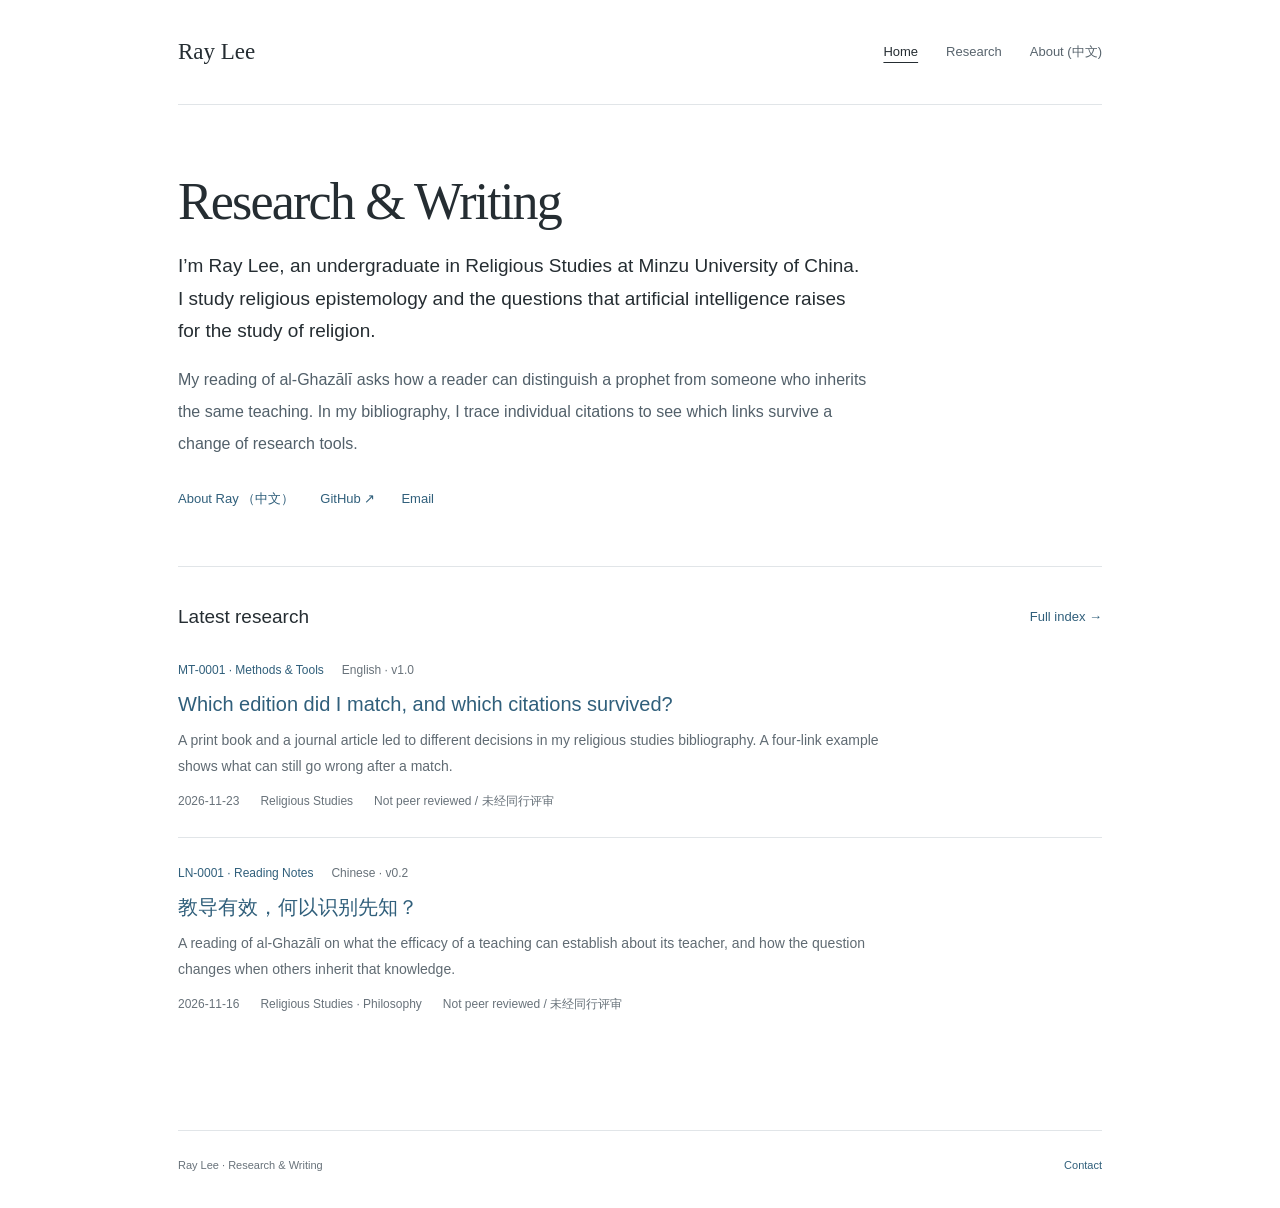
<file: index.html>
<!doctype html>
<html lang="en">
<head>
  <meta charset="utf-8">
  <meta name="viewport" content="width=device-width, initial-scale=1">
  <meta name="description" content="Ray Lee’s research and writing on religious epistemology and research methods.">
  <title>Ray Lee — Research &amp; Writing</title>
  <link rel="canonical" href="https://raylee-ai.github.io/">
  <link rel="icon" type="image/svg+xml" href="favicon.svg">
  <link rel="stylesheet" href="style.css?v=4">

</head>
<body>
  <a class="skip" href="#main">Skip to content</a>
  <div class="wrap">
    <header><a class="brand" href="index.html" lang="en">Ray Lee</a>
      <nav aria-label="Main navigation"><a href="index.html" aria-current="page">Home</a><a href="research.html">Research</a><a href="about.html">About (中文)</a></nav>
    </header>

    <main id="main" tabindex="-1"><section class="profile" aria-labelledby="profile-name">
  <h1 id="profile-name">Research &amp; Writing</h1>
  <div class="bio">
    <p>I’m Ray Lee, an undergraduate in Religious Studies at Minzu University of China. I study religious epistemology and the questions that artificial intelligence raises for the study of religion.</p>
    <p>My reading of al-Ghazālī asks how a reader can distinguish a prophet from someone who inherits the same teaching. In my bibliography, I trace individual citations to see which links survive a change of research tools.</p>
  </div>
  <div class="contact-links"><a href="about.html">About Ray <span lang="zh-CN">（中文）</span></a><a href="https://github.com/raylee-ai">GitHub ↗</a><a href="mailto:qq17797976010@163.com">Email</a></div>
</section>
<section class="writings" id="notes" aria-labelledby="writing-title">
  <div class="section-heading"><h2 id="writing-title">Latest research</h2><a href="research.html">Full index →</a></div>
<article class="writing-item" data-type="MT" data-areas="religious-studies" data-date="2026-11-23">
  <div class="work-status"><span>MT-0001 · Methods &amp; Tools</span><span>English · v1.0</span></div>
  <h3 lang="en"><a href="citation-audit.html">Which edition did I match, and which citations survived?</a></h3>
  <p lang="en">A print book and a journal article led to different decisions in my religious studies bibliography. A four-link example shows what can still go wrong after a match.</p>
  <div class="work-details"><span><time datetime="2026-11-23">2026-11-23</time></span><span>Religious Studies</span><span><span lang="en">Not peer reviewed</span> / <span lang="zh-CN">未经同行评审</span></span></div>
</article>
<article class="writing-item" data-type="LN" data-areas="religious-studies philosophy" data-date="2026-11-16">
  <div class="work-status"><span>LN-0001 · Reading Notes</span><span>Chinese · v0.2</span></div>
  <h3 lang="zh-CN"><a href="ghazali.html">教导有效，何以识别先知？</a></h3>
  <p lang="en">A reading of al-Ghazālī on what the efficacy of a teaching can establish about its teacher, and how the question changes when others inherit that knowledge.</p>
  <div class="work-details"><span><time datetime="2026-11-16">2026-11-16</time></span><span>Religious Studies · Philosophy</span><span><span lang="en">Not peer reviewed</span> / <span lang="zh-CN">未经同行评审</span></span></div>
</article>
</section>
</main>
    <footer><span lang="en">Ray Lee · Research &amp; Writing</span><a href="mailto:qq17797976010@163.com">Contact</a></footer>
  </div>
</body>
</html>
</file>
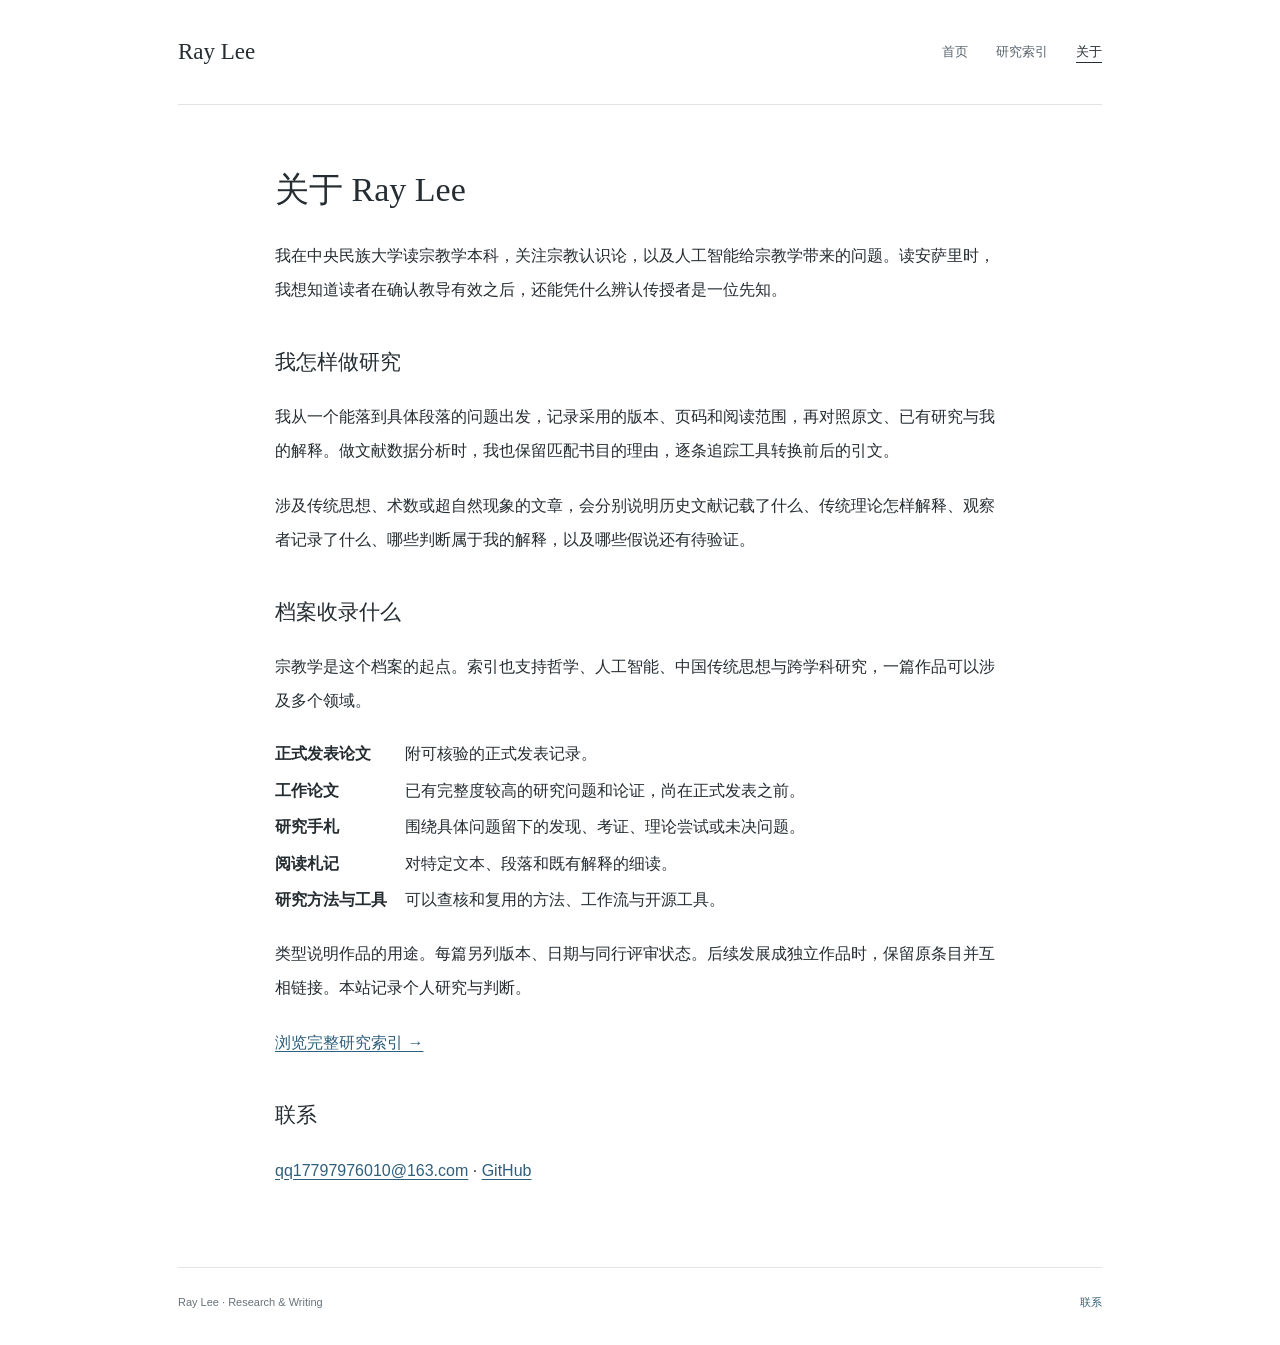
<file: about.html>
<!doctype html>
<html lang="zh-CN">
<head>
  <meta charset="utf-8">
  <meta name="viewport" content="width=device-width, initial-scale=1">
  <meta name="description" content="Ray Lee 的研究背景、方法与个人开放研究档案说明。">
  <title>关于 Ray Lee · Research &amp; Writing</title>
  <link rel="canonical" href="https://raylee-ai.github.io/about.html">
  <link rel="icon" type="image/svg+xml" href="favicon.svg">
  <link rel="stylesheet" href="style.css?v=4">

</head>
<body>
  <a class="skip" href="#main">跳至正文</a>
  <div class="wrap">
    <header><a class="brand" href="index.html" lang="en">Ray Lee</a>
      <nav aria-label="主导航"><a href="index.html">首页</a><a href="research.html">研究索引</a><a href="about.html" aria-current="page">关于</a></nav>
    </header>

    <main id="main" tabindex="-1"><article class="article about">
  <h1>关于 Ray Lee</h1>
  <p>我在中央民族大学读宗教学本科，关注宗教认识论，以及人工智能给宗教学带来的问题。读安萨里时，我想知道读者在确认教导有效之后，还能凭什么辨认传授者是一位先知。</p>
  <h2>我怎样做研究</h2>
  <p>我从一个能落到具体段落的问题出发，记录采用的版本、页码和阅读范围，再对照原文、已有研究与我的解释。做文献数据分析时，我也保留匹配书目的理由，逐条追踪工具转换前后的引文。</p>
  <p>涉及传统思想、术数或超自然现象的文章，会分别说明历史文献记载了什么、传统理论怎样解释、观察者记录了什么、哪些判断属于我的解释，以及哪些假说还有待验证。</p>
  <h2>档案收录什么</h2>
  <p>宗教学是这个档案的起点。索引也支持哲学、人工智能、中国传统思想与跨学科研究，一篇作品可以涉及多个领域。</p>
  <dl class="about-types">
    <dt>正式发表论文</dt><dd>附可核验的正式发表记录。</dd>
    <dt>工作论文</dt><dd>已有完整度较高的研究问题和论证，尚在正式发表之前。</dd>
    <dt>研究手札</dt><dd>围绕具体问题留下的发现、考证、理论尝试或未决问题。</dd>
    <dt>阅读札记</dt><dd>对特定文本、段落和既有解释的细读。</dd>
    <dt>研究方法与工具</dt><dd>可以查核和复用的方法、工作流与开源工具。</dd>
  </dl>
  <p>类型说明作品的用途。每篇另列版本、日期与同行评审状态。后续发展成独立作品时，保留原条目并互相链接。本站记录个人研究与判断。</p>
  <p><a href="research.html">浏览完整研究索引 →</a></p>
  <h2>联系</h2><p><a href="mailto:qq17797976010@163.com">qq17797976010@163.com</a> · <a href="https://github.com/raylee-ai">GitHub</a></p>
</article>
</main>
    <footer><span lang="en">Ray Lee · Research &amp; Writing</span><a href="mailto:qq17797976010@163.com">联系</a></footer>
  </div>
</body>
</html>
</file>
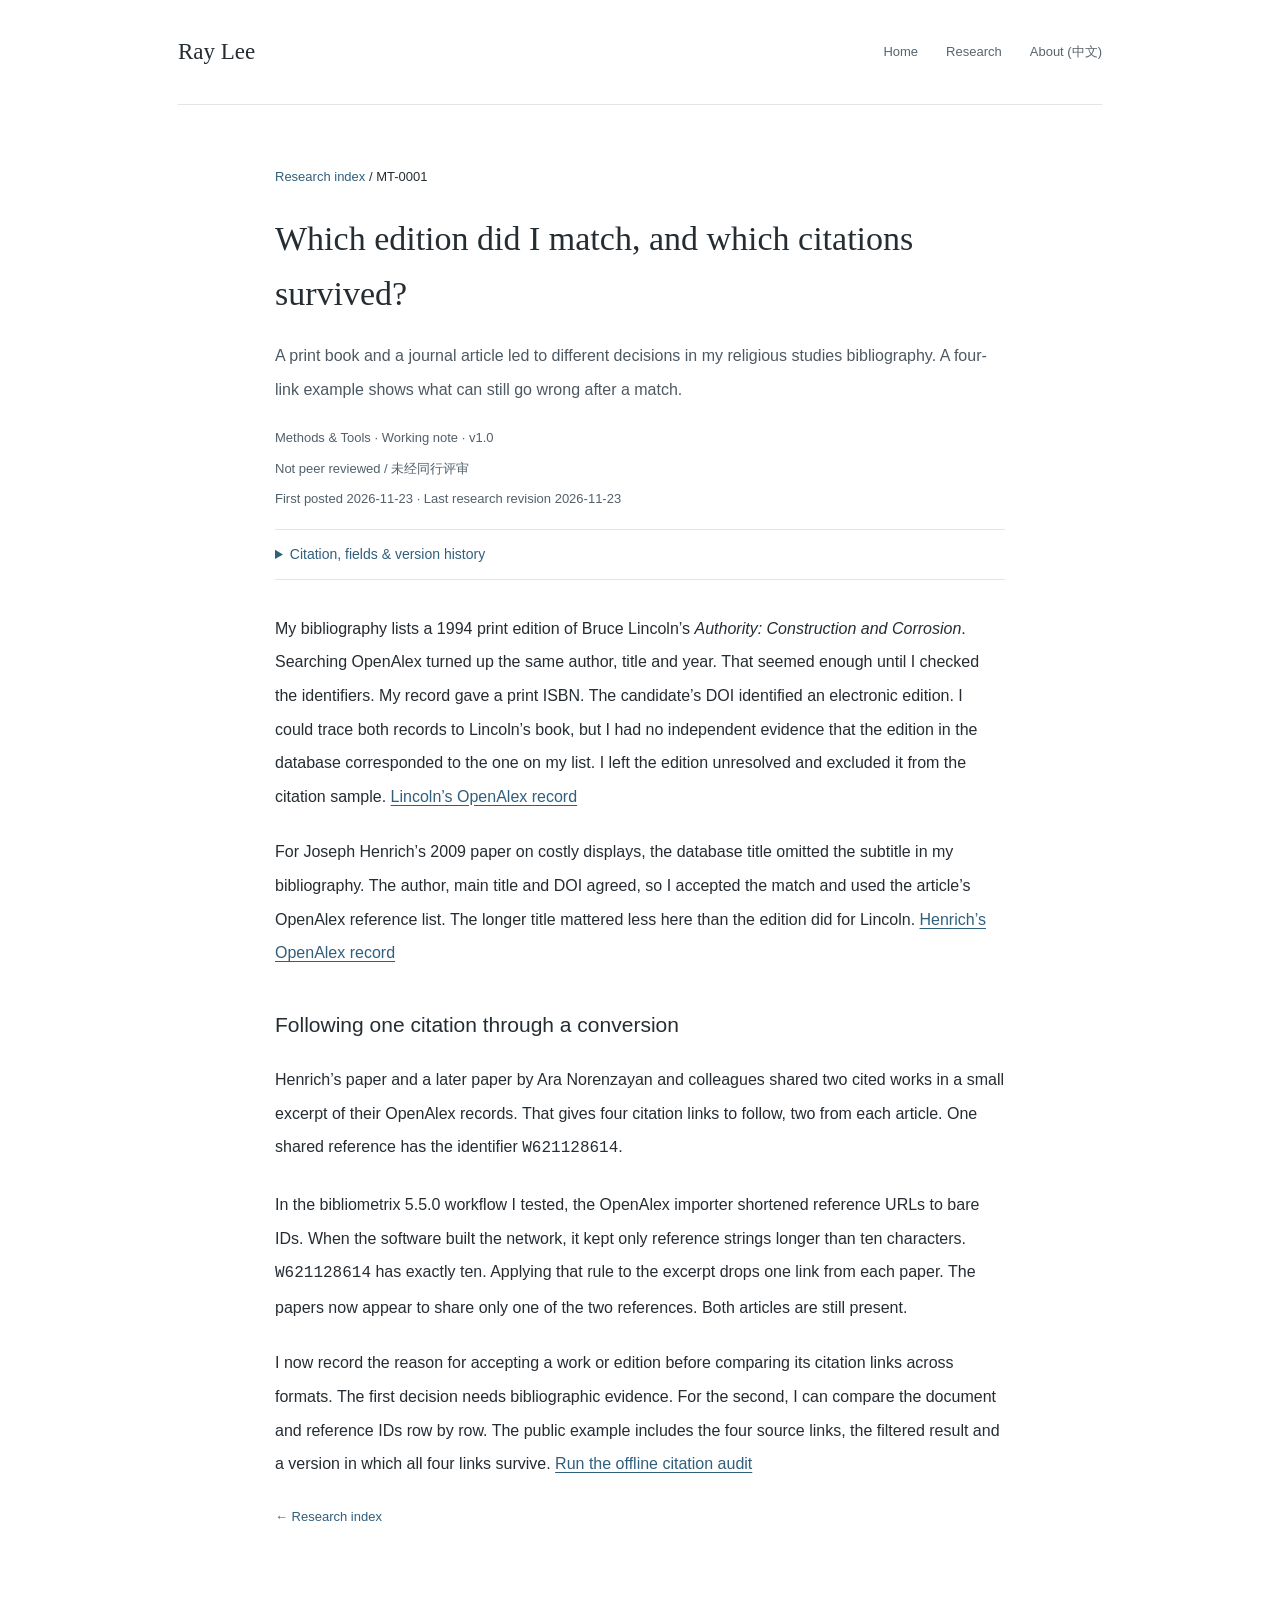
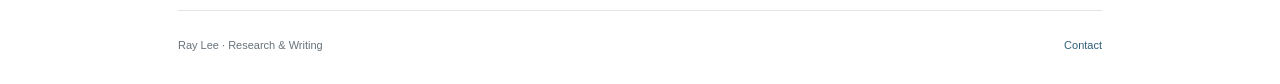
<file: citation-audit.html>
<!doctype html>
<html lang="en">
<head>
  <meta charset="utf-8">
  <meta name="viewport" content="width=device-width, initial-scale=1">
  <meta name="description" content="A print book and a journal article led to different decisions in my religious studies bibliography. A four-link example shows what can still go wrong after a match.">
  <title>Which edition did I match, and which citations survived? · Ray Lee</title>
  <link rel="canonical" href="https://raylee-ai.github.io/citation-audit.html">
  <link rel="icon" type="image/svg+xml" href="favicon.svg">
  <link rel="stylesheet" href="style.css?v=4">

</head>
<body>
  <a class="skip" href="#main">Skip to content</a>
  <div class="wrap">
    <header><a class="brand" href="index.html" lang="en">Ray Lee</a>
      <nav aria-label="Main navigation"><a href="index.html">Home</a><a href="research.html">Research</a><a href="about.html">About (中文)</a></nav>
    </header>

    <main id="main" tabindex="-1"><article class="article work">
  <p class="breadcrumb"><a href="research.html">Research index</a> / <span>MT-0001</span></p>
  <h1>Which edition did I match, and which citations survived?</h1>

  <p class="abstract">A print book and a journal article led to different decisions in my religious studies bibliography. A four-link example shows what can still go wrong after a match.</p>
  <p class="record-line">Methods &amp; Tools · Working note · v1.0</p>
  <p class="review-state"><span lang="en">Not peer reviewed</span> / <span lang="zh-CN">未经同行评审</span></p>
  <p class="record-dates">First posted <time datetime="2026-11-23">2026-11-23</time> · Last research revision <time datetime="2026-11-23">2026-11-23</time></p>
  <details class="record"><summary>Citation, fields & version history</summary>
    <dl class="record-fields"><dt>Fields</dt><dd>Religious Studies</dd><dt>Keywords</dt><dd>edition matching · OpenAlex · bibliometrix · citation networks</dd><dt>Text language</dt><dd>English</dd></dl>
    <h2>How to cite</h2><p class="citation">Ray Lee. Which edition did I match, and which citations survived? (MT-0001, v1.0). 2026-11-23. https://raylee-ai.github.io/citation-audit.html</p>
    <h2>Version history</h2><ol class="versions"><li>v1.0 · <time datetime="2026-11-23">2026-11-23</time> · First public methods note, with the four-link conversion example. · <a href="https://github.com/raylee-ai/raylee-ai.github.io/blob/54b5547b9429d8690eeb9d733bd23116e7981243/citation-audit.html">Version source</a></li></ol>
  </details>
  <div class="article-body">
     <p>My bibliography lists a 1994 print edition of Bruce Lincoln’s <cite>Authority: Construction and Corrosion</cite>.
      Searching OpenAlex turned up the same author, title and year. That seemed enough until I checked the identifiers.
      My record gave a print ISBN. The candidate’s DOI identified an electronic edition.
      I could trace both records to Lincoln’s book, but I had no independent evidence that the edition in the database corresponded to the one on my list.
      I left the edition unresolved and excluded it from the citation sample.
      <a href="https://openalex.org/W4229660601">Lincoln’s OpenAlex record</a></p>
     <p>For Joseph Henrich’s 2009 paper on costly displays, the database title omitted the subtitle in my bibliography.
      The author, main title and DOI agreed, so I accepted the match and used the article’s OpenAlex reference list.
      The longer title mattered less here than the edition did for Lincoln.
      <a href="https://openalex.org/W2128261329">Henrich’s OpenAlex record</a></p>
     <h2>Following one citation through a conversion</h2>
     <p>Henrich’s paper and a later paper by Ara Norenzayan and colleagues shared two cited works in a small excerpt of their OpenAlex records.
      That gives four citation links to follow, two from each article.
      One shared reference has the identifier <code>W621128614</code>.</p>
     <p>In the bibliometrix 5.5.0 workflow I tested, the OpenAlex importer shortened reference URLs to bare IDs.
      When the software built the network, it kept only reference strings longer than ten characters.
      <code>W621128614</code> has exactly ten. Applying that rule to the excerpt drops one link from each paper.
      The papers now appear to share only one of the two references. Both articles are still present.</p>
     <p>I now record the reason for accepting a work or edition before comparing its citation links across formats.
      The first decision needs bibliographic evidence. For the second, I can compare the document and reference IDs row by row.
      The public example includes the four source links, the filtered result and a version in which all four links survive.
      <a href="https://github.com/raylee-ai/bibliographic-metadata-audit">Run the offline citation audit</a></p>
</div>
  <p class="back"><a href="research.html">← Research index</a></p>
</article>
</main>
    <footer><span lang="en">Ray Lee · Research &amp; Writing</span><a href="mailto:qq17797976010@163.com">Contact</a></footer>
  </div>
</body>
</html>
</file>
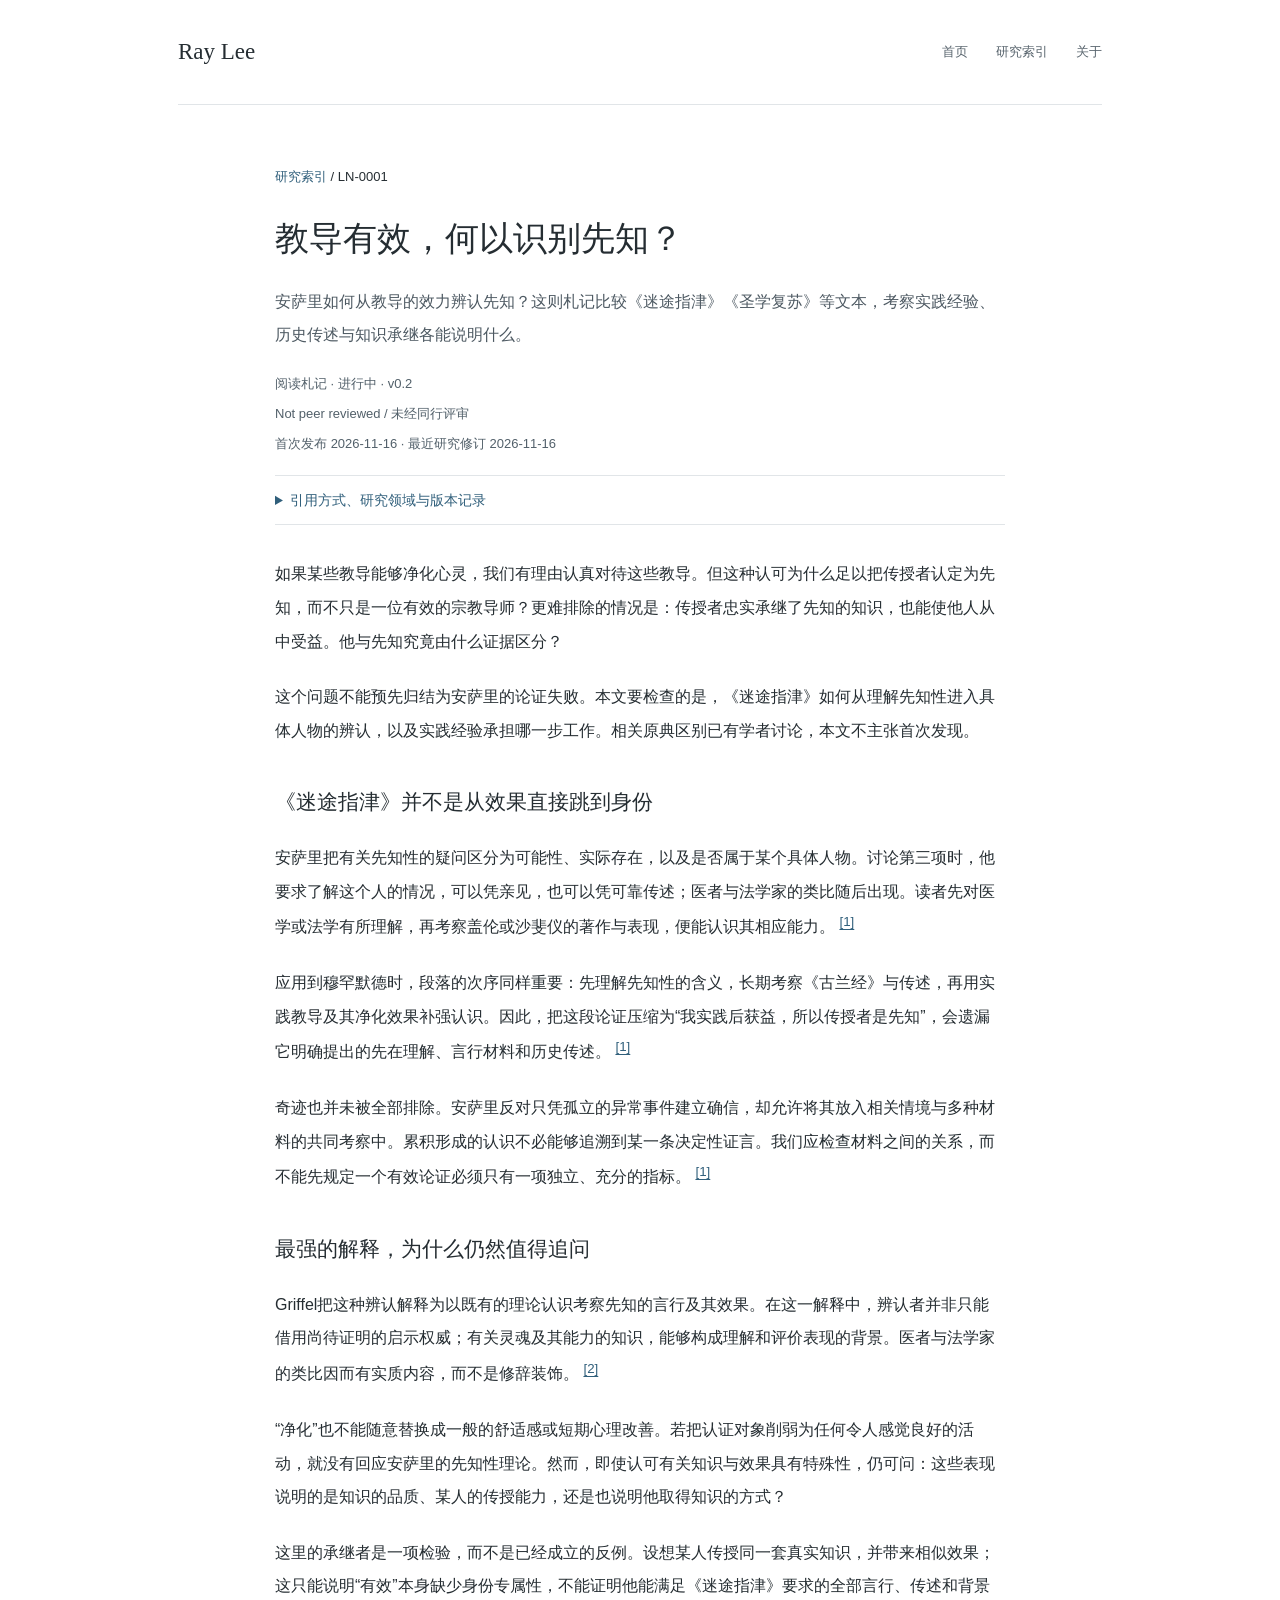
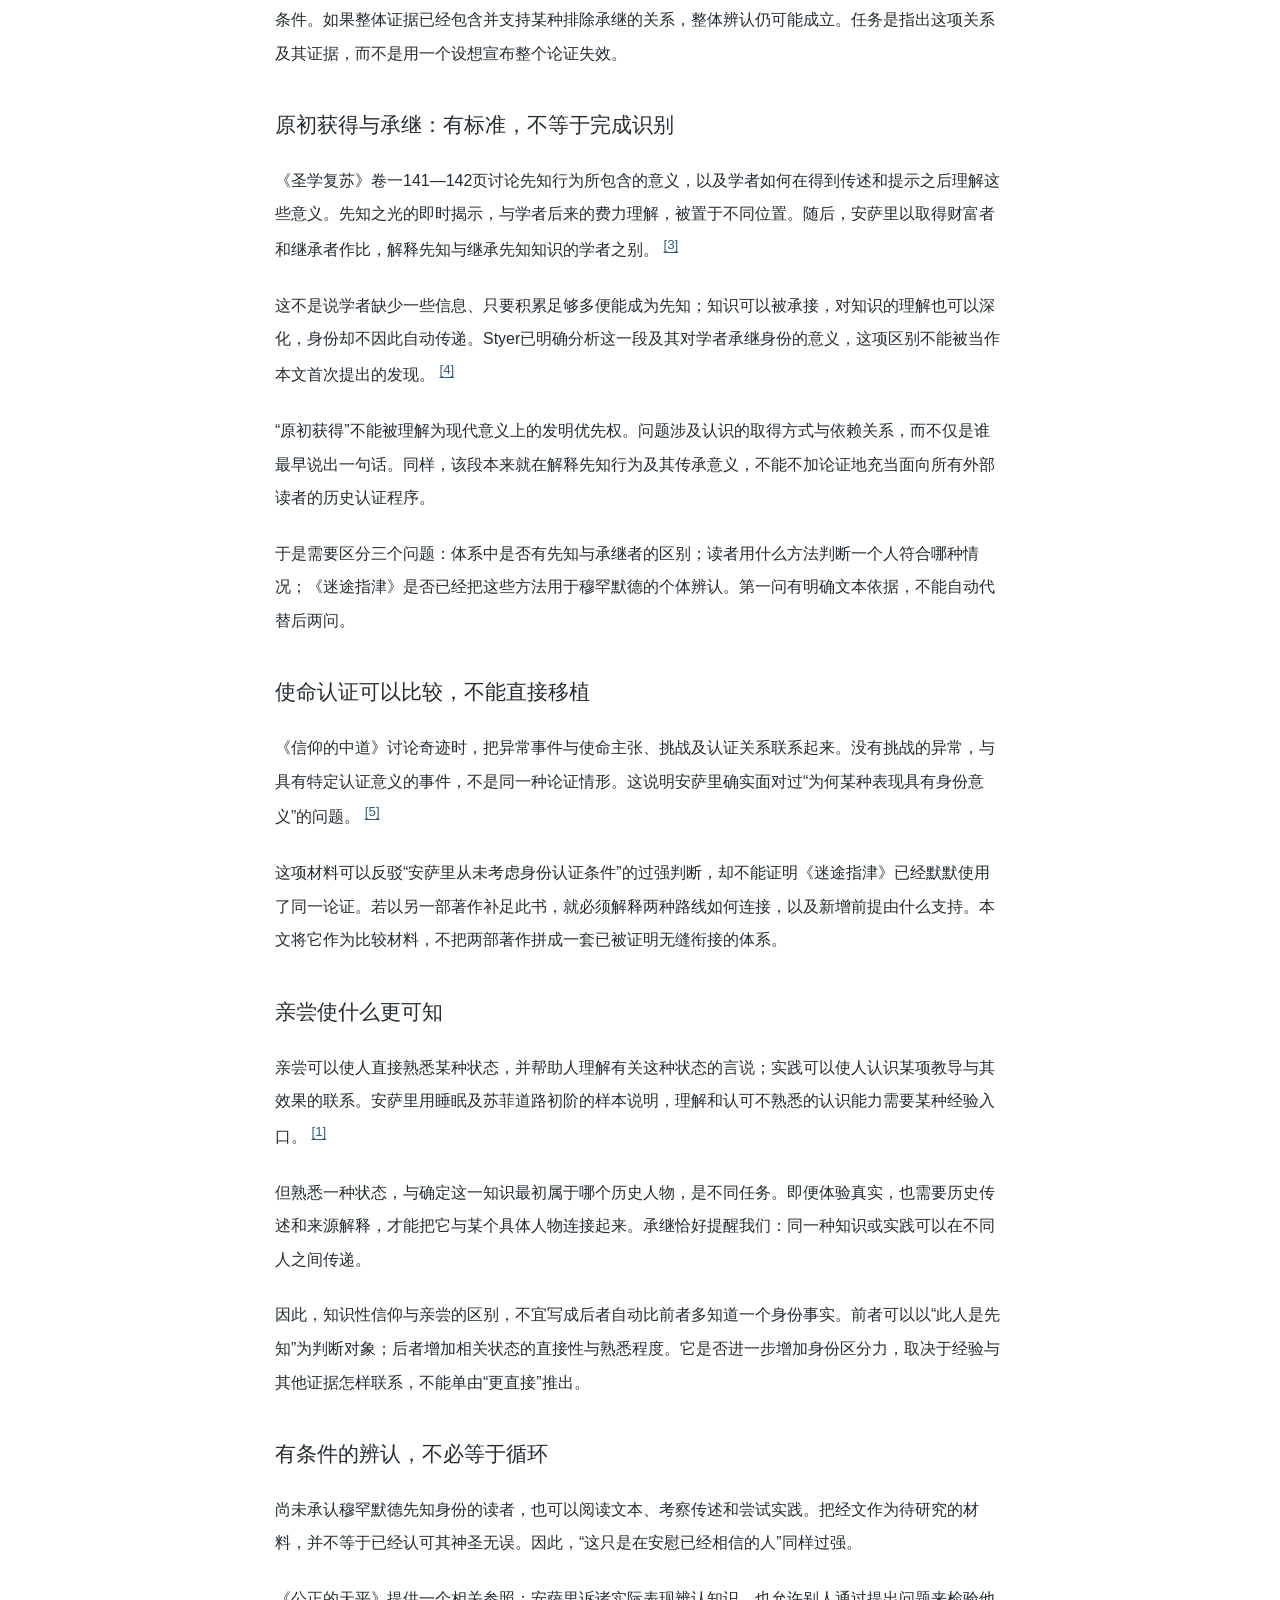
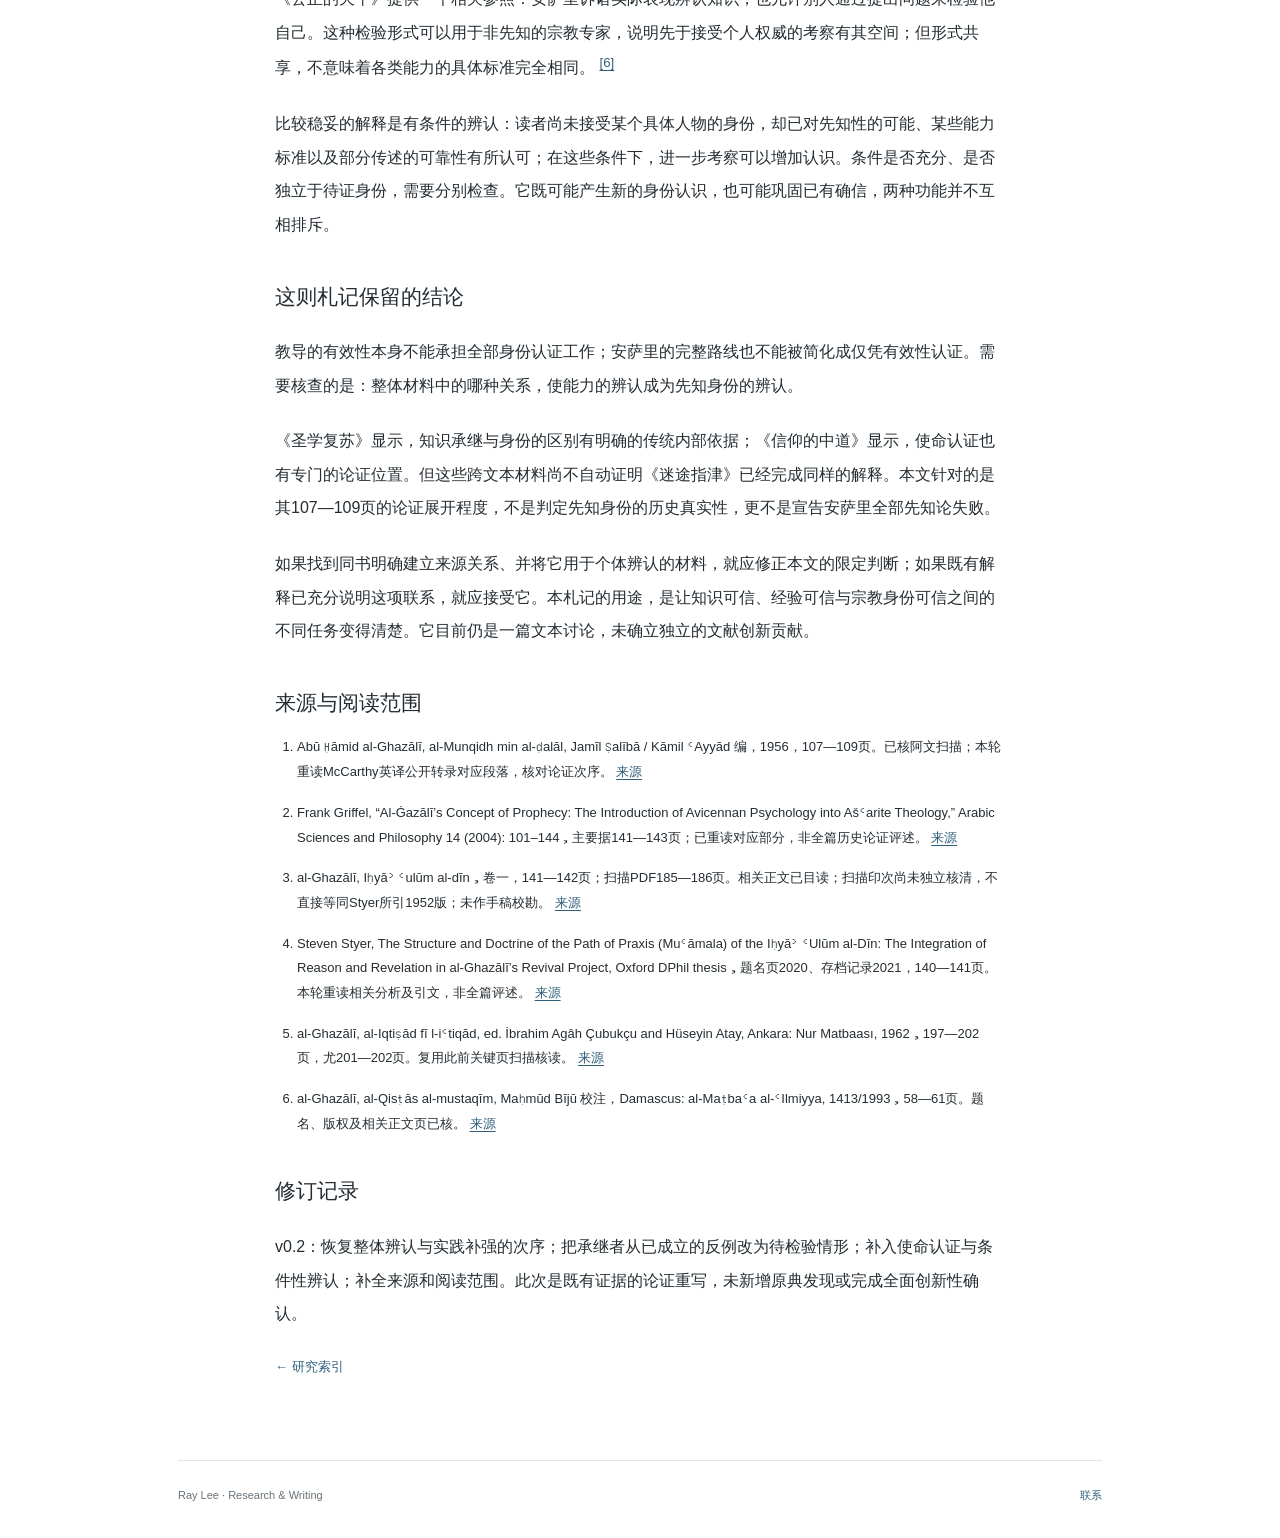
<file: ghazali.html>
<!doctype html>
<html lang="zh-CN">
<head>
  <meta charset="utf-8">
  <meta name="viewport" content="width=device-width, initial-scale=1">
  <meta name="description" content="安萨里如何从教导的效力辨认先知？这则札记比较《迷途指津》《圣学复苏》等文本，考察实践经验、历史传述与知识承继各能说明什么。">
  <title>教导有效，何以识别先知？ · Ray Lee</title>
  <link rel="canonical" href="https://raylee-ai.github.io/ghazali.html">
  <link rel="icon" type="image/svg+xml" href="favicon.svg">
  <link rel="stylesheet" href="style.css?v=4">

</head>
<body>
  <a class="skip" href="#main">跳至正文</a>
  <div class="wrap">
    <header><a class="brand" href="index.html" lang="en">Ray Lee</a>
      <nav aria-label="主导航"><a href="index.html">首页</a><a href="research.html">研究索引</a><a href="about.html">关于</a></nav>
    </header>

    <main id="main" tabindex="-1"><article class="article work">
  <p class="breadcrumb"><a href="research.html">研究索引</a> / <span>LN-0001</span></p>
  <h1>教导有效，何以识别先知？</h1>

  <p class="abstract">安萨里如何从教导的效力辨认先知？这则札记比较《迷途指津》《圣学复苏》等文本，考察实践经验、历史传述与知识承继各能说明什么。</p>
  <p class="record-line">阅读札记 · 进行中 · v0.2</p>
  <p class="review-state"><span lang="en">Not peer reviewed</span> / <span lang="zh-CN">未经同行评审</span></p>
  <p class="record-dates">首次发布 <time datetime="2026-11-16">2026-11-16</time> · 最近研究修订 <time datetime="2026-11-16">2026-11-16</time></p>
  <details class="record"><summary>引用方式、研究领域与版本记录</summary>
    <dl class="record-fields"><dt>研究领域</dt><dd>宗教学 · 哲学</dd><dt>关键词</dt><dd>安萨里 · 先知性 · 宗教认识论 · 知识承继</dd><dt>正文语言</dt><dd>中文</dd></dl>
    <h2>引用方式</h2><p class="citation">Ray Lee. 教导有效，何以识别先知？ (LN-0001, v0.2). 2026-11-16. https://raylee-ai.github.io/ghazali.html</p>
    <h2>版本记录</h2><ol class="versions"><li>v0.2 · <time datetime="2026-11-16">2026-11-16</time> · 重写论证，补入使命认证、条件性辨认和来源范围。原文保留详细修订说明。 · <a href="https://github.com/raylee-ai/raylee-ai.github.io/blob/68a4c63bbb17b49d3ad88f01c319cebf09c1a49e/ghazali.html">此版本原文</a></li><li>v0.1 · <time datetime="2026-11-16">2026-11-16</time> · 初版阅读札记。 · <a href="https://github.com/raylee-ai/raylee-ai.github.io/blob/9e42f230eba072b1f481a7ecc5a3677550308fcb/ghazali.html">此版本原文</a></li></ol>
  </details>
  <div class="article-body">
     <p>
      如果某些教导能够净化心灵，我们有理由认真对待这些教导。但这种认可为什么足以把传授者认定为先知，而不只是一位有效的宗教导师？更难排除的情况是：传授者忠实承继了先知的知识，也能使他人从中受益。他与先知究竟由什么证据区分？
     </p>
     <p>
      这个问题不能预先归结为安萨里的论证失败。本文要检查的是，《迷途指津》如何从理解先知性进入具体人物的辨认，以及实践经验承担哪一步工作。相关原典区别已有学者讨论，本文不主张首次发现。
     </p>
     <h2>
      《迷途指津》并不是从效果直接跳到身份
     </h2>
     <p>
      安萨里把有关先知性的疑问区分为可能性、实际存在，以及是否属于某个具体人物。讨论第三项时，他要求了解这个人的情况，可以凭亲见，也可以凭可靠传述；医者与法学家的类比随后出现。读者先对医学或法学有所理解，再考察盖伦或沙斐仪的著作与表现，便能认识其相应能力。
      <sup>
       <a href="#ref1">
        [1]
       </a>
      </sup>
     </p>
     <p>
      应用到穆罕默德时，段落的次序同样重要：先理解先知性的含义，长期考察《古兰经》与传述，再用实践教导及其净化效果补强认识。因此，把这段论证压缩为“我实践后获益，所以传授者是先知”，会遗漏它明确提出的先在理解、言行材料和历史传述。
      <sup>
       <a href="#ref1">
        [1]
       </a>
      </sup>
     </p>
     <p>
      奇迹也并未被全部排除。安萨里反对只凭孤立的异常事件建立确信，却允许将其放入相关情境与多种材料的共同考察中。累积形成的认识不必能够追溯到某一条决定性证言。我们应检查材料之间的关系，而不能先规定一个有效论证必须只有一项独立、充分的指标。
      <sup>
       <a href="#ref1">
        [1]
       </a>
      </sup>
     </p>
     <h2>
      最强的解释，为什么仍然值得追问
     </h2>
     <p>
      Griffel把这种辨认解释为以既有的理论认识考察先知的言行及其效果。在这一解释中，辨认者并非只能借用尚待证明的启示权威；有关灵魂及其能力的知识，能够构成理解和评价表现的背景。医者与法学家的类比因而有实质内容，而不是修辞装饰。
      <sup>
       <a href="#ref2">
        [2]
       </a>
      </sup>
     </p>
     <p>
      “净化”也不能随意替换成一般的舒适感或短期心理改善。若把认证对象削弱为任何令人感觉良好的活动，就没有回应安萨里的先知性理论。然而，即使认可有关知识与效果具有特殊性，仍可问：这些表现说明的是知识的品质、某人的传授能力，还是也说明他取得知识的方式？
     </p>
     <p>
      这里的承继者是一项检验，而不是已经成立的反例。设想某人传授同一套真实知识，并带来相似效果；这只能说明“有效”本身缺少身份专属性，不能证明他能满足《迷途指津》要求的全部言行、传述和背景条件。如果整体证据已经包含并支持某种排除承继的关系，整体辨认仍可能成立。任务是指出这项关系及其证据，而不是用一个设想宣布整个论证失效。
     </p>
     <h2>
      原初获得与承继：有标准，不等于完成识别
     </h2>
     <p>
      《圣学复苏》卷一141—142页讨论先知行为所包含的意义，以及学者如何在得到传述和提示之后理解这些意义。先知之光的即时揭示，与学者后来的费力理解，被置于不同位置。随后，安萨里以取得财富者和继承者作比，解释先知与继承先知知识的学者之别。
      <sup>
       <a href="#ref3">
        [3]
       </a>
      </sup>
     </p>
     <p>
      这不是说学者缺少一些信息、只要积累足够多便能成为先知；知识可以被承接，对知识的理解也可以深化，身份却不因此自动传递。Styer已明确分析这一段及其对学者承继身份的意义，这项区别不能被当作本文首次提出的发现。
      <sup>
       <a href="#ref4">
        [4]
       </a>
      </sup>
     </p>
     <p>
      “原初获得”不能被理解为现代意义上的发明优先权。问题涉及认识的取得方式与依赖关系，而不仅是谁最早说出一句话。同样，该段本来就在解释先知行为及其传承意义，不能不加论证地充当面向所有外部读者的历史认证程序。
     </p>
     <p>
      于是需要区分三个问题：体系中是否有先知与承继者的区别；读者用什么方法判断一个人符合哪种情况；《迷途指津》是否已经把这些方法用于穆罕默德的个体辨认。第一问有明确文本依据，不能自动代替后两问。
     </p>
     <h2>
      使命认证可以比较，不能直接移植
     </h2>
     <p>
      《信仰的中道》讨论奇迹时，把异常事件与使命主张、挑战及认证关系联系起来。没有挑战的异常，与具有特定认证意义的事件，不是同一种论证情形。这说明安萨里确实面对过“为何某种表现具有身份意义”的问题。
      <sup>
       <a href="#ref5">
        [5]
       </a>
      </sup>
     </p>
     <p>
      这项材料可以反驳“安萨里从未考虑身份认证条件”的过强判断，却不能证明《迷途指津》已经默默使用了同一论证。若以另一部著作补足此书，就必须解释两种路线如何连接，以及新增前提由什么支持。本文将它作为比较材料，不把两部著作拼成一套已被证明无缝衔接的体系。
     </p>
     <h2>
      亲尝使什么更可知
     </h2>
     <p>
      亲尝可以使人直接熟悉某种状态，并帮助人理解有关这种状态的言说；实践可以使人认识某项教导与其效果的联系。安萨里用睡眠及苏菲道路初阶的样本说明，理解和认可不熟悉的认识能力需要某种经验入口。
      <sup>
       <a href="#ref1">
        [1]
       </a>
      </sup>
     </p>
     <p>
      但熟悉一种状态，与确定这一知识最初属于哪个历史人物，是不同任务。即便体验真实，也需要历史传述和来源解释，才能把它与某个具体人物连接起来。承继恰好提醒我们：同一种知识或实践可以在不同人之间传递。
     </p>
     <p>
      因此，知识性信仰与亲尝的区别，不宜写成后者自动比前者多知道一个身份事实。前者可以以“此人是先知”为判断对象；后者增加相关状态的直接性与熟悉程度。它是否进一步增加身份区分力，取决于经验与其他证据怎样联系，不能单由“更直接”推出。
     </p>
     <h2>
      有条件的辨认，不必等于循环
     </h2>
     <p>
      尚未承认穆罕默德先知身份的读者，也可以阅读文本、考察传述和尝试实践。把经文作为待研究的材料，并不等于已经认可其神圣无误。因此，“这只是在安慰已经相信的人”同样过强。
     </p>
     <p>
      《公正的天平》提供一个相关参照：安萨里诉诸实际表现辨认知识，也允许别人通过提出问题来检验他自己。这种检验形式可以用于非先知的宗教专家，说明先于接受个人权威的考察有其空间；但形式共享，不意味着各类能力的具体标准完全相同。
      <sup>
       <a href="#ref6">
        [6]
       </a>
      </sup>
     </p>
     <p>
      比较稳妥的解释是有条件的辨认：读者尚未接受某个具体人物的身份，却已对先知性的可能、某些能力标准以及部分传述的可靠性有所认可；在这些条件下，进一步考察可以增加认识。条件是否充分、是否独立于待证身份，需要分别检查。它既可能产生新的身份认识，也可能巩固已有确信，两种功能并不互相排斥。
     </p>
     <h2>
      这则札记保留的结论
     </h2>
     <p>
      教导的有效性本身不能承担全部身份认证工作；安萨里的完整路线也不能被简化成仅凭有效性认证。需要核查的是：整体材料中的哪种关系，使能力的辨认成为先知身份的辨认。
     </p>
     <p>
      《圣学复苏》显示，知识承继与身份的区别有明确的传统内部依据；《信仰的中道》显示，使命认证也有专门的论证位置。但这些跨文本材料尚不自动证明《迷途指津》已经完成同样的解释。本文针对的是其107—109页的论证展开程度，不是判定先知身份的历史真实性，更不是宣告安萨里全部先知论失败。
     </p>
     <p>
      如果找到同书明确建立来源关系、并将它用于个体辨认的材料，就应修正本文的限定判断；如果既有解释已充分说明这项联系，就应接受它。本札记的用途，是让知识可信、经验可信与宗教身份可信之间的不同任务变得清楚。它目前仍是一篇文本讨论，未确立独立的文献创新贡献。
     </p>
     <h2>
      来源与阅读范围
     </h2>
     <ol class="refs">
      <li id="ref1">
       Abū Ḥāmid al-Ghazālī, al-Munqidh min al-ḍalāl, Jamīl Ṣalībā / Kāmil ʿAyyād 编，1956，107—109页。已核阿文扫描；本轮重读McCarthy英译公开转录对应段落，核对论证次序。
       <a href="https://hdl.handle.net/2333.1/g79cntm0">
        来源
       </a>
      </li>
      <li id="ref2">
       Frank Griffel, “Al-Ġazālī’s Concept of Prophecy: The Introduction of Avicennan Psychology into Ašʿarite Theology,” Arabic Sciences and Philosophy 14 (2004): 101–144，主要据141—143页；已重读对应部分，非全篇历史论证评述。
       <a href="https://doi.org/10.1017/S0957423904000025">
        来源
       </a>
      </li>
      <li id="ref3">
       al-Ghazālī, Iḥyāʾ ʿulūm al-dīn，卷一，141—142页；扫描PDF185—186页。相关正文已目读；扫描印次尚未独立核清，不直接等同Styer所引1952版；未作手稿校勘。
       <a href="https://www.ghazali.org/ihya/arabic/printed/iud-ibh-001.pdf">
        来源
       </a>
      </li>
      <li id="ref4">
       Steven Styer, The Structure and Doctrine of the Path of Praxis (Muʿāmala) of the Iḥyāʾ ʿUlūm al-Dīn: The Integration of Reason and Revelation in al-Ghazālī’s Revival Project, Oxford DPhil thesis，题名页2020、存档记录2021，140—141页。本轮重读相关分析及引文，非全篇评述。
       <a href="https://ora.ox.ac.uk/objects/uuid:664fc9e2-d9e2-4dff-8e4c-5b87b646d7e9">
        来源
       </a>
      </li>
      <li id="ref5">
       al-Ghazālī, al-Iqtiṣād fī l-iʿtiqād, ed. İbrahim Agâh Çubukçu and Hüseyin Atay, Ankara: Nur Matbaası, 1962，197—202页，尤201—202页。复用此前关键页扫描核读。
       <a href="https://www.ghazali.org/books/iqitsad-atay.pdf">
        来源
       </a>
      </li>
      <li id="ref6">
       al-Ghazālī, al-Qisṭās al-mustaqīm, Maḥmūd Bījū 校注，Damascus: al-Maṭbaʿa al-ʿIlmiyya, 1413/1993，58—61页。题名、版权及相关正文页已核。
       <a href="https://www.ghazali.org/books/qistas-bejou.pdf">
        来源
       </a>
      </li>
     </ol>
     <h2>
      修订记录
     </h2>
     <p>
      v0.2：恢复整体辨认与实践补强的次序；把承继者从已成立的反例改为待检验情形；补入使命认证与条件性辨认；补全来源和阅读范围。此次是既有证据的论证重写，未新增原典发现或完成全面创新性确认。
     </p>
</div>
  <p class="back"><a href="research.html">← 研究索引</a></p>
</article>
</main>
    <footer><span lang="en">Ray Lee · Research &amp; Writing</span><a href="mailto:qq17797976010@163.com">联系</a></footer>
  </div>
</body>
</html>
</file>
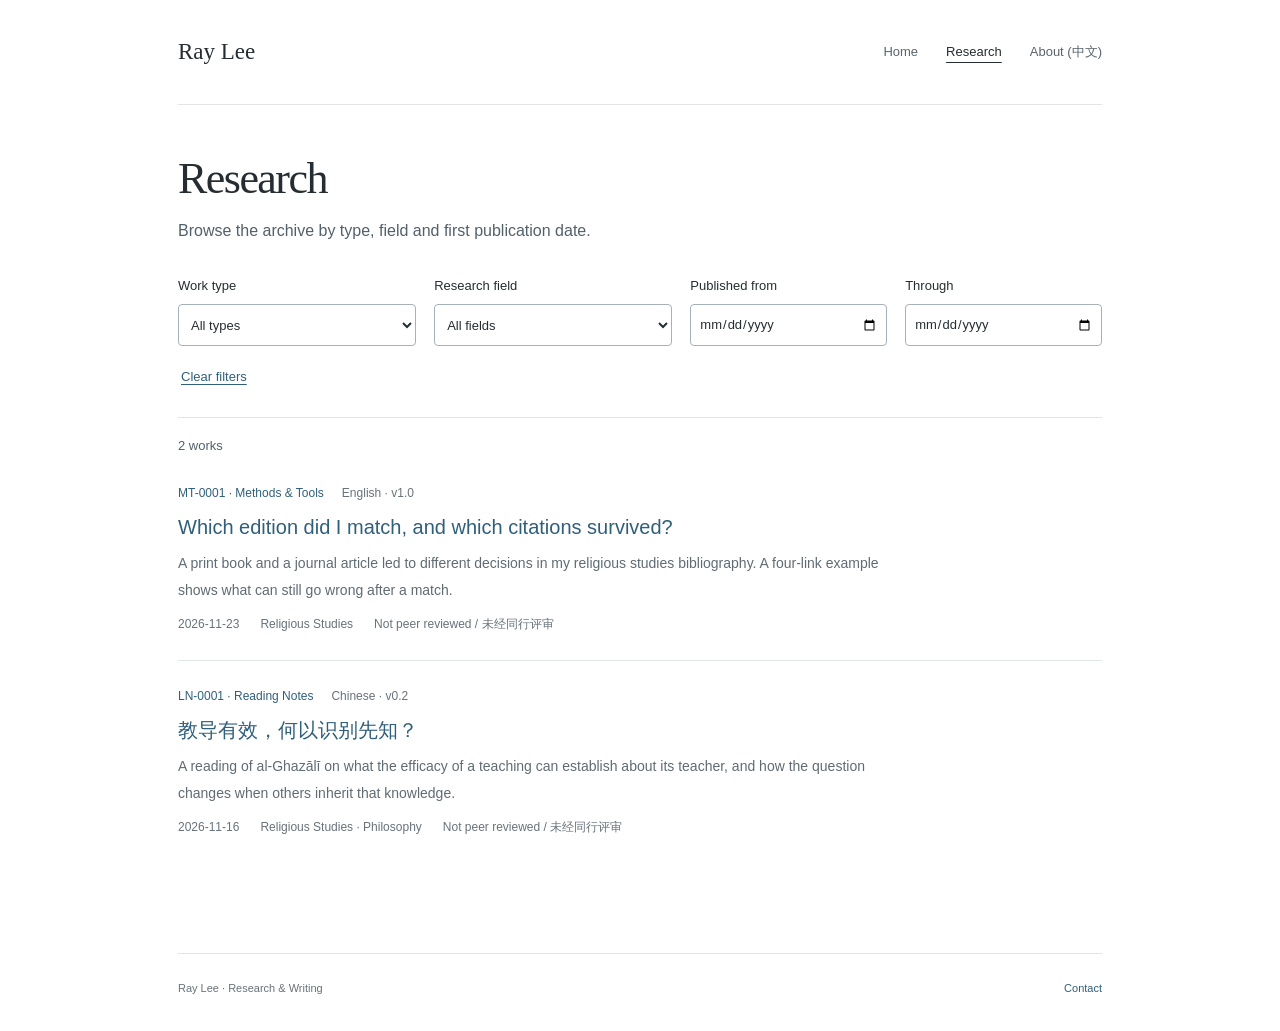
<file: research.html>
<!doctype html>
<html lang="en">
<head>
  <meta charset="utf-8">
  <meta name="viewport" content="width=device-width, initial-scale=1">
  <meta name="description" content="Browse Ray Lee’s research archive by type, field and date.">
  <title>Research · Ray Lee</title>
  <link rel="canonical" href="https://raylee-ai.github.io/research.html">
  <link rel="icon" type="image/svg+xml" href="favicon.svg">
  <link rel="stylesheet" href="style.css?v=4">
<script src="filters.js" defer></script>
</head>
<body>
  <a class="skip" href="#main">Skip to content</a>
  <div class="wrap">
    <header><a class="brand" href="index.html" lang="en">Ray Lee</a>
      <nav aria-label="Main navigation"><a href="index.html">Home</a><a href="research.html" aria-current="page">Research</a><a href="about.html">About (中文)</a></nav>
    </header>

    <main id="main" tabindex="-1"><section aria-labelledby="research-title" class="index-head">
  <h1 id="research-title">Research</h1>
  <p>Browse the archive by type, field and first publication date.</p>
</section>
<form id="filters" class="filters" aria-label="Filter research" hidden>
  <label>Work type<select name="type"><option value="">All types</option><option value="P">Publications</option><option value="WP">Working Papers</option><option value="RN">Research Notes</option><option value="LN">Reading Notes</option><option value="MT">Methods &amp; Tools</option></select></label>
  <label>Research field<select name="area"><option value="">All fields</option><option value="religious-studies">Religious Studies</option><option value="philosophy">Philosophy</option><option value="artificial-intelligence">Artificial Intelligence</option><option value="chinese-intellectual-traditions">Chinese Intellectual Traditions</option><option value="interdisciplinary-studies">Interdisciplinary Studies</option></select></label>
  <label>Published from<input type="date" name="from"></label>
  <label>Through<input type="date" name="to"></label>
  <button type="reset">Clear filters</button>
</form>
<section aria-labelledby="entries-heading" class="writings index-list">
  <h2 id="entries-heading" class="sr-only">Archive entries</h2>
  <p id="result-count" class="result-count" role="status" aria-live="polite" aria-atomic="true">2 works</p>
<article class="writing-item" data-type="MT" data-areas="religious-studies" data-date="2026-11-23">
  <div class="work-status"><span>MT-0001 · Methods &amp; Tools</span><span>English · v1.0</span></div>
  <h3 lang="en"><a href="citation-audit.html">Which edition did I match, and which citations survived?</a></h3>
  <p lang="en">A print book and a journal article led to different decisions in my religious studies bibliography. A four-link example shows what can still go wrong after a match.</p>
  <div class="work-details"><span><time datetime="2026-11-23">2026-11-23</time></span><span>Religious Studies</span><span><span lang="en">Not peer reviewed</span> / <span lang="zh-CN">未经同行评审</span></span></div>
</article>
<article class="writing-item" data-type="LN" data-areas="religious-studies philosophy" data-date="2026-11-16">
  <div class="work-status"><span>LN-0001 · Reading Notes</span><span>Chinese · v0.2</span></div>
  <h3 lang="zh-CN"><a href="ghazali.html">教导有效，何以识别先知？</a></h3>
  <p lang="en">A reading of al-Ghazālī on what the efficacy of a teaching can establish about its teacher, and how the question changes when others inherit that knowledge.</p>
  <div class="work-details"><span><time datetime="2026-11-16">2026-11-16</time></span><span>Religious Studies · Philosophy</span><span><span lang="en">Not peer reviewed</span> / <span lang="zh-CN">未经同行评审</span></span></div>
</article>
  <p id="empty" hidden>No work matches these filters.</p>
</section>
</main>
    <footer><span lang="en">Ray Lee · Research &amp; Writing</span><a href="mailto:qq17797976010@163.com">Contact</a></footer>
  </div>
</body>
</html>
</file>
<file: style.css>
*{box-sizing:border-box}:root{--ink:#252d32;--muted:#68727a;--line:#e1e5e8;--link:#305f7b}html{scroll-behavior:smooth}body{margin:0;background:#fff;color:var(--ink);font-family:-apple-system,BlinkMacSystemFont,"Segoe UI","PingFang SC","Microsoft YaHei",sans-serif;line-height:1.9}a{color:var(--link);text-decoration:none}a:hover{text-decoration:underline;text-underline-offset:4px}a:focus-visible{outline:2px solid var(--link);outline-offset:5px}.wrap{max-width:1020px;padding:0 48px;margin:auto}header{display:flex;justify-content:space-between;align-items:center;min-height:105px;border-bottom:1px solid var(--line);gap:25px}.brand{font:500 23px Georgia,serif;color:var(--ink)}nav{display:flex;gap:28px;font-size:13px}nav a{color:#58646d}.profile{padding:66px 0 54px;max-width:770px}.eyebrow{font-size:10px;letter-spacing:.16em;color:var(--muted);margin:0 0 14px}.profile h1{font:400 52px/1.2 Georgia,"Times New Roman",serif;margin:0 0 17px;letter-spacing:-.02em}.affiliation{font-size:14px;color:var(--muted);margin:0 0 30px}.bio{font-size:16px;line-height:2}.bio p{margin:17px 0}.contact-links{display:flex;flex-wrap:wrap;gap:10px 26px;margin-top:27px;font-size:13px}.writings{border-top:1px solid var(--line);padding:32px 0 30px}.section-heading{display:flex;justify-content:space-between;align-items:center}.section-heading h2{font-size:19px;font-weight:500;margin:0}.section-heading>span{font-size:10px;letter-spacing:.15em;color:var(--muted)}.writing-item{padding:29px 0 8px;max-width:780px}.work-status{display:flex;flex-wrap:wrap;gap:8px 18px;font-size:11px;color:var(--muted)}.work-status span:first-child{color:var(--link)}.writing-item h3{font-size:20px;font-weight:500;line-height:1.65;margin:10px 0}.writing-item p{font-size:14px;color:#606b73;line-height:1.9;margin:10px 0 16px}.work-details{display:flex;flex-wrap:wrap;gap:8px 21px;font-size:11px;color:var(--muted)}.work-details a{font-size:12px}footer{border-top:1px solid var(--line);display:flex;justify-content:space-between;gap:20px;padding:24px 0 32px;margin-top:60px;font-size:11px;color:var(--muted)}.article{max-width:730px;margin:58px auto 80px}.article h1{font:500 34px/1.6 "Songti SC","Noto Serif CJK SC",Georgia,serif;margin:18px 0}.article h2{font-size:21px;font-weight:500;line-height:1.6;margin:38px 0 16px}.article p{font-size:16px;line-height:2.1;margin:22px 0}.article .meta{font-size:12px;color:var(--muted)}.article a{text-underline-offset:4px}.notice{padding:14px 20px;background:#f5f7f8;border-left:2px solid #aabcc7;font-size:13px;line-height:1.9;color:#5e6c76;margin:26px 0}.refs{font-size:13px;line-height:1.9;padding-left:22px;overflow-wrap:anywhere}.refs li{margin:16px 0}.skip{position:absolute;left:-9999px}.skip:focus{left:16px;top:6px;background:white;padding:8px;z-index:2}@media(max-width:600px){.wrap{padding:0 23px}header{min-height:83px;gap:12px}.brand{font-size:21px}nav{gap:16px;font-size:12px}.profile{padding:42px 0}.profile h1{font-size:43px}.bio{font-size:15px}.contact-links{gap:10px 20px;font-size:12px}.writing-item h3{font-size:19px}.article{margin-top:38px}.article h1{font-size:29px}.article p{font-size:15px}.work-details{gap:7px 15px}footer{margin-top:40px;font-size:10px}}@media(prefers-reduced-motion:reduce){html{scroll-behavior:auto}}
/* The archive extends the existing typefaces, reading width and slate-blue links. */
[hidden] { display: none !important; }
.sr-only { position: absolute; width: 1px; height: 1px; padding: 0; margin: -1px; overflow: hidden; clip-path: inset(50%); white-space: nowrap; border: 0; }
:focus-visible { outline: 2px solid var(--link); outline-offset: 4px; }
main:focus { outline: 0; }
nav a[aria-current="page"] { color: var(--ink); text-decoration: underline; text-underline-offset: 6px; }
.profile { max-width: 765px; }
.profile h1, .index-head h1 { font-weight: 400; letter-spacing: -.035em; }
.bio p:first-child { font-size: 19px; line-height: 1.7; max-width: 690px; }
.bio p + p { color: #52606a; max-width: 710px; }
.section-heading { gap: 16px; flex-wrap: wrap; }
.section-heading > a, .result-count { font-size: 13px; }
.writing-item { max-width: 100%; padding: 24px 0; }
.writing-item + .writing-item { border-top: 1px solid var(--line); }
.writing-item h3 { margin: 6px 0; }
.writing-item p { max-width: 720px; margin: 5px 0 10px; }
.work-details, .work-status { font-size: 12px; }
.index-head { margin: 48px 0 28px; }
.index-head h1 { font: 400 44px/1.16 Georgia, serif; margin: 0; }
.index-head p { margin: 12px 0; color: #52606a; }
.filters { display: grid; grid-template-columns: repeat(2, minmax(0, 1.21fr)) repeat(2, minmax(0, 1fr)); align-items: end; gap: 12px 18px; margin-bottom: 20px; }
.filters label { font-size: 13px; font-weight: 500; min-width: 0; }
.filters select, .filters input { display: block; width: 100%; min-width: 0; max-width: 100%; min-height: 42px; margin-top: 5px; border: 1px solid #a6b1b9; border-radius: 4px; padding: 6px 8px; background: white; color: var(--ink); font: inherit; }
.filters button { justify-self: start; padding: 7px 3px; border: 0; color: var(--link); background: transparent; font: inherit; font-size: 13px; cursor: pointer; text-decoration: underline; text-underline-offset: 3px; }
.index-list { padding-top: 16px; }
.result-count { margin: 0; color: #52606a; }
.article .breadcrumb, .article .back { font-size: 13px; }
.article .abstract { color: #4d5962; margin: 10px 0 18px; }
.article .record-line, .article .review-state, .article .record-dates { font-size: 13px; margin: 3px 0; color: #52606a; }
.record { margin: 17px 0 32px; padding: 11px 0; border-block: 1px solid var(--line); }
.record summary { cursor: pointer; font-size: 14px; color: var(--link); }
.record h2 { font-size: 15px; margin: 17px 0 5px; }
.article .citation, .versions { font-size: 13px; margin: 4px 0 12px; }
.citation, .work, .writing-item, .about { overflow-wrap: anywhere; }
.versions { padding-inline-start: 20px; }
.record-fields, .about-types { display: grid; grid-template-columns: max-content 1fr; gap: 6px 18px; margin: 18px 0; }
.record-fields { font-size: 13px; }
dt { font-weight: 600; }
dd { margin: 0; min-width: 0; }
.article-body a, .about p a, .record a { text-decoration: underline; text-underline-offset: 3px; }
@media (max-width: 760px) {
  .filters { grid-template-columns: repeat(2, minmax(0, 1fr)); }
}
@media (max-width: 600px) {
  header { flex-wrap: wrap; padding-block: 12px; }
  nav { gap: 13px; }
  nav a { padding-block: 8px; }
  .article { margin-bottom: 35px; }
  .bio p:first-child { font-size: 17px; }
  .index-head { margin-top: 36px; }
  .index-head h1 { font-size: 36px; }
  .filters { gap: 10px; }
  .filters input, .filters select { font-size: 16px; }
  .record-fields, .about-types { gap: 8px 12px; }
  .work-details { gap: 4px 16px; }
}
@media (max-width: 380px) {
  .filters { grid-template-columns: minmax(0, 1fr); }
  .about-types { grid-template-columns: 1fr; gap: 2px; }
  .about-types dd { margin-bottom: 8px; }
}
</file>
